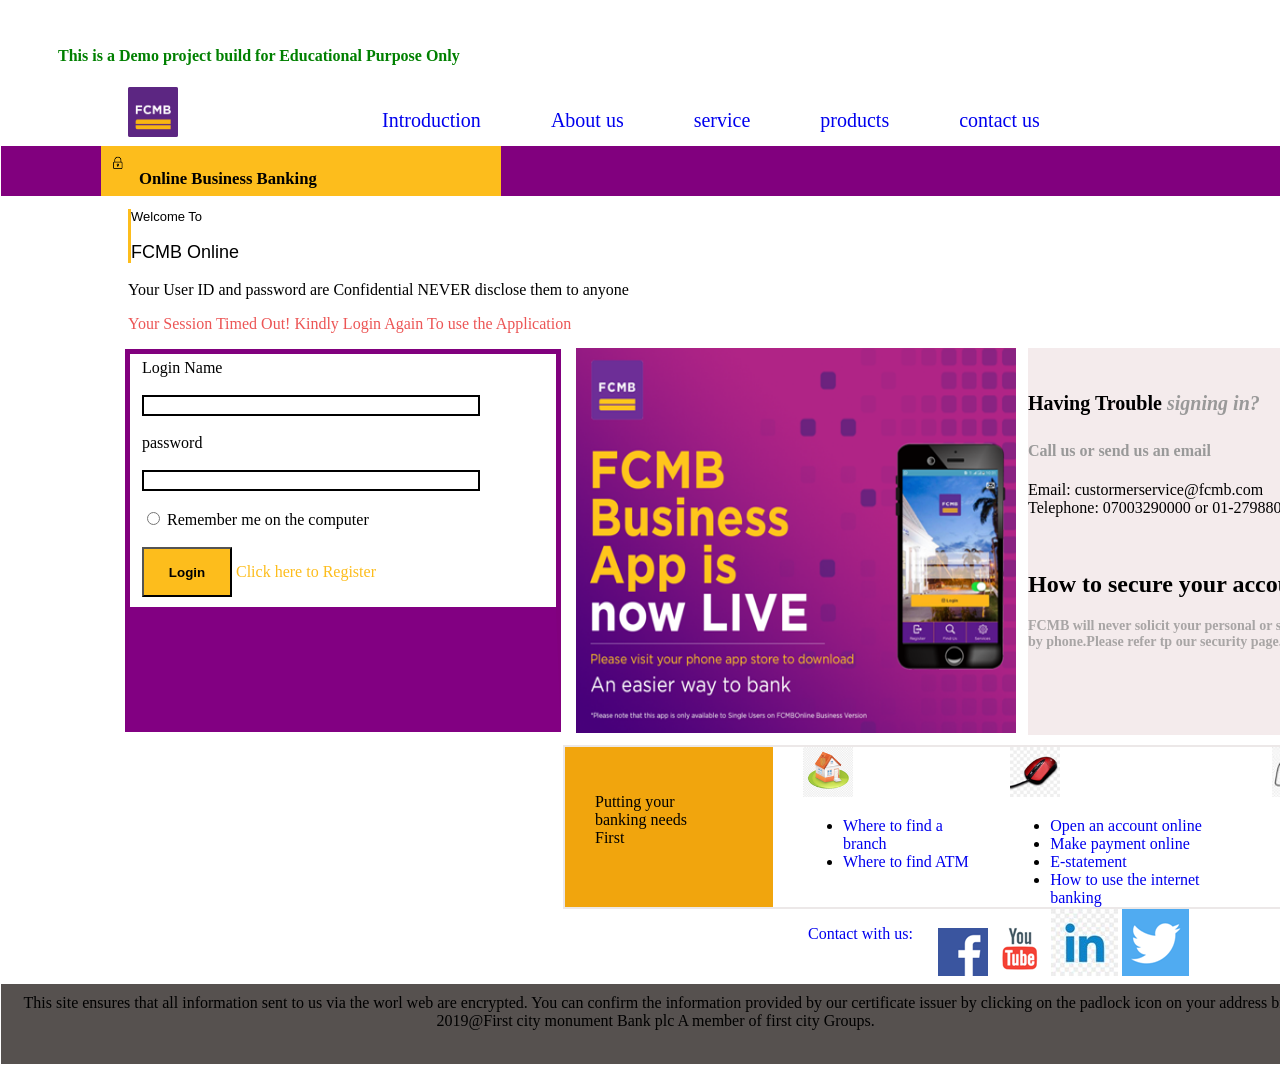
<file: index.html>
<!DOCTYPE html>
<html lang="en">

<head>
    <meta charset="UTF-8">
    <meta name="viewport" content="width=device-width, initial-scale=1.0">
    <link rel="icon" type="image/jpg" sizes="32x32" href="ll.jpg">
    <title>HTML PRATICE</title>
    <link rel="stylesheet" type="text/css" href="mystyle.css">
    <style>
        /* body{
    background-color: blue; */


        /*
    p {
    /* background-color: rgb(26, 23, 216);
    ; */

        @media(max-width:600px) {
            body {
                display: none;

            }


        }

        .seun {
            background-color: rgb(129, 0, 126);
            margin-left: -7px;

            width: 103%;
            height: 50px;
            margin-top: -45px;
        }

        h3 {
            background-color: rgb(253, 189, 28);
            margin-left: 100px;
            height: 100%;
            width: 400px;
            font-size: 20px;
        }

        .apo {
            border-left: 3px solid rgb(253, 189, 28);
            font-size: 18px;
            font-weight: 30px;
            font-family: Arial, Helvetica, sans-serif;
            margin-left: 120px;
        }

        fieldset {
            border: 5px solid rgb(129, 0, 126);
            border-bottom: 125px solid rgb(130, 0, 130);
        }

        .ope {
            background-color: rgb(244, 235, 236);
            width: 440px;
            height: 387px;
            margin-left: 1020px;
            margin-top: -405px;
        }

        .tayo {
            display: flex;
            justify-content: flex-end;

            margin-left: 10px;
            border: 2px solid rgb(236, 232, 232);
            gap: 30px;
            width: 900px;
            margin-right: 50px;
            height: 160px;
            margin-top: 10px;
        }

        .tayo {
            text-decoration: none;
            margin-left: 100px;

            width: 900px;

        }

        #seu {
            width: 300px;
            height: 00px;
            padding-bottom: 50px;
        }

        #id {
            height: 10px;


        }


        .social {
            margin-left: 800px;
            margin-bottom: 10px;

            display: inline-block;
            justify-content: flex-end;
            align-items: flex-end;
            display: inline-block;

        }




        .foot {
            background-color: rgb(86, 81, 79);
            text-align: center;
            width: 102%;
            margin-top: -6px;
            height: 60px;
            padding: 10px;
            margin-left: -7px;
        }

        .ay {
            margin-left: 130px;
            margin-top: -50px;
        }

        .sas {
            margin-left: 120px;
        }

        /* sub {
            padding: -3px;
        } */
    </style>
</head>

<body><br>
    <h4 style="color:green;margin-left: 50px;"> This is a Demo project build for Educational Purpose Only</h4>
    <img src="jjjjjjjj.png" width="50px" height="50px" style="margin-left: 120px;">

    <div class="dayo">
        <ul>
            <div class="mmm">
                <li>
                    <a href="index.html">Introduction</a></h4>
                <li>
                    <a href="ass page 2.html"> About us</a></h4>
                </li>
                <li>
                    <a href="ass page 3.html">service</a></h4>
                </li>
                <li>
                    <a href="ass page 4.html"> products </a></h4>
                </li>
                <li>
                    <a href="ass page 5.html">contact us</a></h4>
                </li>
            </div>
        </ul>
    </div>

    <div class="seun">
        <h3> <img style="padding:10px; margin-bottom: 1" src="rr.png">
            <sub>Online Business Banking</sub>
        </h3>
        <!-- <sub>Online Business Banking</sub> -->
    </div>
    <div class="dsd">
        <div class="apo">
            <p style="font-size: small;"> Welcome To</p>
            <p> FCMB Online</p>
        </div>



        <div class="sas">
            <p> Your User ID and password are Confidential NEVER disclose them to anyone</p>
            <p style="color: rgb(236, 85, 85);">Your Session Timed Out! Kindly Login Again To use the Application</p>
        </div>
        <!-- <div style="display: flex; gap: 30px; justify-content: space-between; padding: 28px 60px;"> -->


        <form style="width:440px; height: 300px; margin-top:-1; margin-left: 115px;">
            <fieldset>
                <label>
                    Login Name
                </label><br><br>
                <input type="text" name="text" style="width:330px ; border: 2px solid black;"required><br><br>
                <label> password</label><br><br>
                <input type="text" name="text"style="width:330px ; border:2px solid black;" required><br><br>
                <input type="radio"> <label>Remember me on the computer
                </label><br><br>
                <button type="submit"
                    style=" background-color: rgb(253, 189, 28); height: 50px; width: 90px;"><strong>Login</strong></button>
                <label style="color: rgb(253, 189, 28)"> Click here to Register </label>

            </fieldset>

        </form><br><br><br>

        <p><img src="NOW_LIVE_Business-App_1600x1220_Updt_4.png" style="width:440px; height:385px;;margin-left:568px;
             margin-top:-380px;"></p>

        <div class="ope"><br>
            <h4 style="font-size: 20px;"> Having Trouble <i style="color:rgb(153, 153, 153) ; font-size:20px;">signing
                    in?</i></h2>
                <h4 style="color:rgb(153, 153, 153) ;"> Call us or send us an email</h4>
                <p> Email: custormerservice@fcmb.com<br>
                    Telephone: 07003290000 or 01-2798800</p> <br>

                <h2>How to secure your account</h2>
                <!-- <img src="fff.png" style="width:40px ; margin-left:380px ;"> -->

                <h4 style="font-size: 14px; color:rgb(168, 165, 165)">FCMB will never solicit your personal or security
                    informtion by
                    email or by phone.Please refer tp our security page.</h4><br><br>
                <button type="submit"
                    style="background-color:rgb(253, 189, 28);margin-left:300px ; width: 70pxpx; height:20px; ">FIND
                    OUT MORE</button>

        </div>
        <div class="tayo" style="margin-left:555px;">
            <div id="seu" style="background-color: rgb(241, 165, 13);width:220px;height:110px ;">
                <p style="padding: 30px;">Putting your <br>banking needs <br>First</p>
            </div>
            <div id="id">
                <img src="dddd.png" alt="" style="width: 50px;">

                <ul>
                    <li> <a href="#">Where to find a branch</a></li>
                    <li> <a href="#">Where to find ATM</a></li>
                </ul>
            </div>
            <div id="sho">
                <img src="kkkk.png" alt="" style="height: 50px;">
                <ul>
                    <li><a href="#">Open an account online</a></li>
                    <li><a href="#">Make payment online</a></li>
                    <li><a href="#">E-statement</a></li>
                    <li><a href="#">How to use the internet banking</a></li>
            </div>
            </ul>
            <div id="ttt">
                <img src="mm.jpg" alt="" style="height:50px ;">
                <ul>
                    <li><a href="#">Telegram Banking</a></li>
                    <li><a href="#">Send us feedback by mail</a></li>
                </ul>
            </div>
        </div>

        <div class="social">
            <p><a href="#"> Contact with us:</a></p>
            <div class="ay">
                <img src="download.png">
                <img src="images (1).png">
                <img src="sm_5b321c9756fc6.jpg">
                <img src="images.png">
            </div>
        </div>

    </div>
    <p class="foot">
        This site ensures that all information sent to us via the worl web
        are encrypted. You can confirm the information provided by our certificate
        issuer by clicking on the padlock icon on your address br.<br>2019@First city monument Bank plc A member of
        first city Groups.

    </p>

</body>
</file>
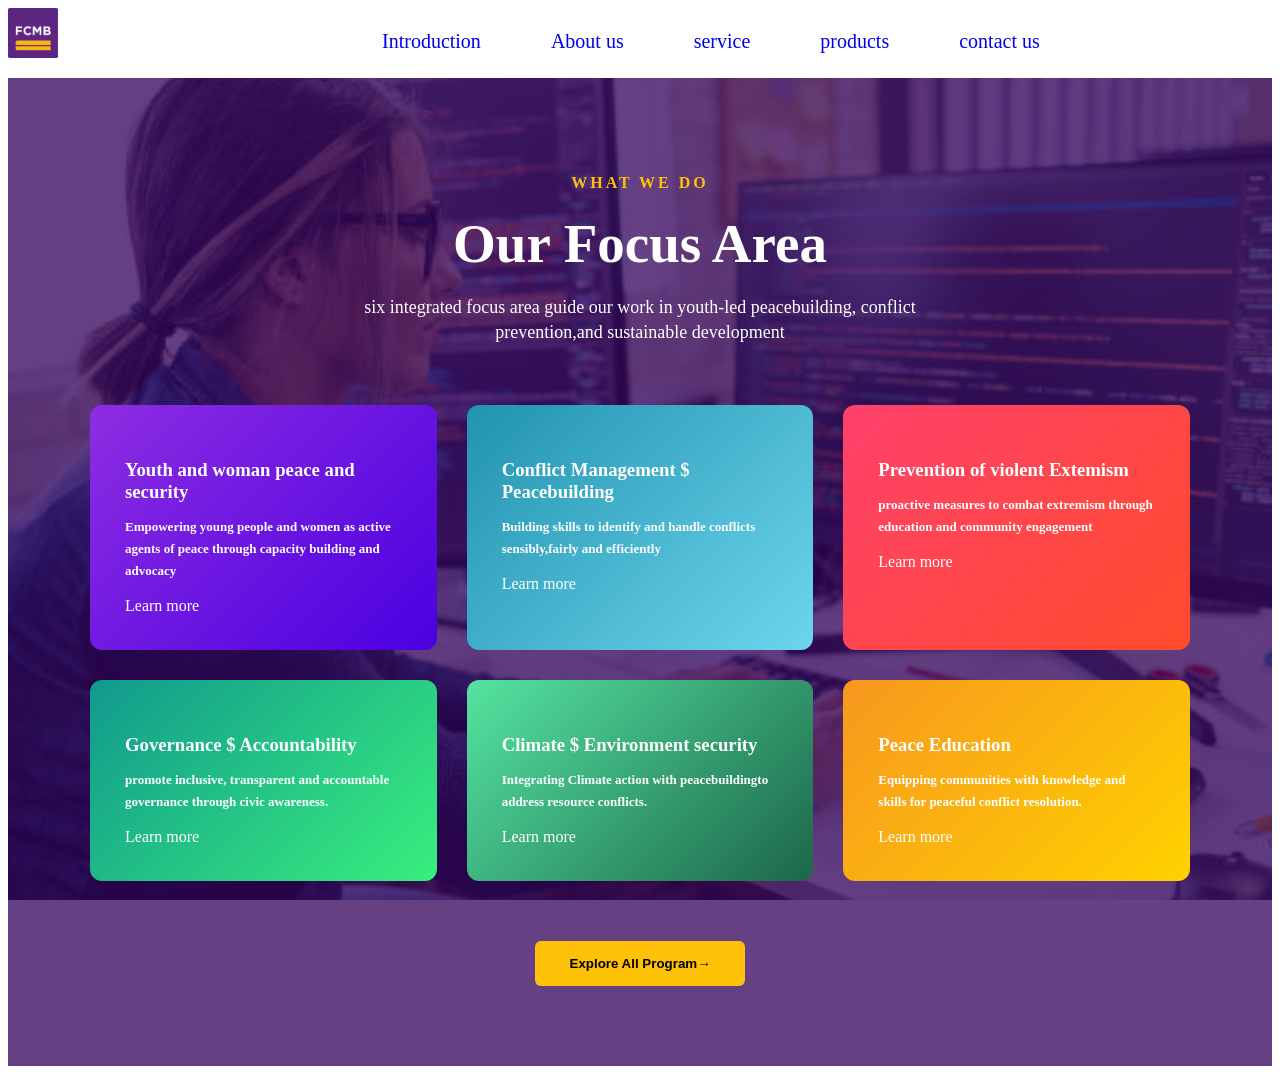
<file: ass page 2.html>
<!DOCTYPE html>
<html lang="en">

<head>
    <meta charset="UTF-8">
    <meta name="viewport" content="width=<h>, initial-scale=1.0">
    <link rel="icon" type="image/jpg" sizes="32x32" href="ll.jpg">
    <title>HTML PRATICE</title>
    <link rel="stylesheet" type="text/css" href="mystyle.css">
    <style>
    
        .what {
            color: #ffc107;
            font-weight: bold;
            letter-spacing: 3px;
            margin-bottom: 20px;
        }

        
        .sola {
            background: url(bg.jpg);
            background-size:cover ;
            background-position: center;
            background-attachment: fixed;
            margin-top: -30px;



        }
        .overlay{
            background: rgba(50, 0, 90, 0.75);
            padding: 80px;
            text-align: center;
            color: white;

        }

        .focus {
            font-size: 55px;
            font-weight: bolder;
            margin: 10px 0;
            margin-bottom: 20px;

        }

        .focus-text {
            max-width: 650px;
            margin: auto;
            margin-top: 10px;
            line-height: 1.4;
            font-size: 18px;
            margin-bottom: 20px;
        }

        .cards {
            display: grid;
            grid-template-columns: repeat(3, 1fr);
            gap: 30px;
            max-width: 1100px;
            margin: auto;
            margin-top: 60px;

        }

        .card-pup {
            padding: 35px;
            border-radius: 12px;
            text-align: left;
            color: white;
            background: linear-gradient(135deg, #8e2de2, #4a00e0);


        }

        .card-pup p {
            font-size: 13px;
            font-weight: bold;
            line-height: 1.7;
            margin-bottom: 15px;
        }

        .card-pup:hover {
            transform: scale(1.07);
        }

        .card-pup i {
            font-size: 28px;
            margin-bottom: 15px;
        }

        .card-pup h3 {
            margin-bottom: 10px;

        }

        .card-pup a {
            color: white;
            text-decoration: none;
        }

        .card-blue {
            padding: 35px;
            border-radius: 12px;
            text-align: left;
            color: white;
            background: linear-gradient(135deg, #2193b0, #6dd5ed);


        }

        .card-blue p {
            font-size: 13px;
            font-weight: bold;
            line-height: 1.7;
            margin-bottom: 15px;
            color: white;

        }

        .card-blue:hover {
            transform: scale(1.07);
        }

        .card-blue i {
            font-size: 28px;
            margin-bottom: 15px;
        }

        .card-blue h3 {
            margin-bottom: 10px;

        }

        .card-blue a {
            color: white;
            text-decoration: none;
        }

        .card-red {
            padding: 35px;
            border-radius: 12px;
            text-align: left;
            color: white;
            background: linear-gradient(135deg, #ff416c, #ff4b2b);


        }

        .card-red p {
            font-size: 13px;
            font-weight: bold;
            line-height: 1.7;
            margin-bottom: 15px;
            color: white;

        }

        .card-red:hover {
            transform: scale(1.07);
        }

        .card-red i {
            font-size: 28px;
            margin-bottom: 15px;
        }

        .card-red h3 {
            margin-bottom: 10px;

        }

        .card-red a {
            color: white;
            text-decoration: none;
        }

        .card-green {
            padding: 35px;
            border-radius: 12px;
            text-align: left;
            color: white;
            background: linear-gradient(135deg, #11998e, #38ef7d);


        }

        .card-green p {
            font-size: 13px;
            font-weight: bold;
            line-height: 1.7;
            margin-bottom: 15px;
            color: white;

        }

        .card-green:hover {
            transform: scale(1.07);
        }

        .card-green i {
            font-size: 28px;
            margin-bottom: 15px;
        }

        .card-green h3 {
            margin-bottom: 10px;

        }

        .card-green a {
            color: white;
            text-decoration: none;
        }

        .card-teal {
            padding: 35px;
            border-radius: 12px;
            text-align: left;
            color: white;
            background: linear-gradient(135deg, #55e4a1, #1c664a);


        }

        .card-teal p {
            font-size: 13px;
            font-weight: bold;
            line-height: 1.7;
            margin-bottom: 15px;
            color: white;

        }

        .card-teal:hover {
            transform: scale(1.07);
        }

        .card-teal i {
            font-size: 28px;
            margin-bottom: 15px;
        }

        .card-teal h3 {
            margin-bottom: 10px;

        }

        .card-teal a {
            color: white;
            text-decoration: none;
        }

        .card-orange {
            padding: 35px;
            border-radius: 12px;
            text-align: left;
            color: white;
            background: linear-gradient(135deg, #f7971e, #ffd200);


        }

        .card-orange p {
            font-size: 13px;
            font-weight: bold;
            line-height: 1.7;
            margin-bottom: 15px;
            color: white;

        }

        .card-orange:hover {
            transform: scale(1.07);
        }

        .card-orange i {
            font-size: 28px;
            margin-bottom: 15px;
        }

        .card-orange h3 {
            margin-bottom: 10px;

        }

        .card-orange a {
            color: white;
            text-decoration: none;
        }

        .explore {
            margin-top: 60px;
            padding: 15px 35px;
            background: #ffc107;
            border: none;
            border-radius: 6px;
            font-weight: bold;
            cursor: pointer;

        }

        .explore:hover .arrow {
            transform: translateX(10px);
        }

        .arrow {
            display: inline-block;
            transition: 0.35;
        }
    </style>
</head>

<body>
    <img src="jjjjjjjj.png" width="50px" height="50px">

    <div class="dayo">
        <ul>
            <div class="mmm">
                <a href="index.html">Introduction</a></h4>
                <li>
                    <a href="ass page 2.html"> About us</a></h4>
                </li>
                <li>
                    <a href="ass page 3.html">service</a></h4>
                </li>
                <li>
                    <a href="ass page 4.html"> products </a></h4>
                </li>
                <li>
                    <a href="ass page 5.html">contact us</a></h4> 
                </li>

            </div>
        </ul>
    </div>

    <section class="sola">
        <div class="overlay">

            <p class="what"> WHAT WE DO</p>

            <h1 class="focus">Our Focus Area</h1>

            <p class="focus-text">six integrated focus area guide our work in youth-led peacebuilding, conflict<br>
                prevention,and sustainable development

            </p>

            <div class="cards">
                <div class="card-pup">
                    <i class="fa-solid fa-user"></i>
                    <h3>Youth and woman peace and security</h3>
                    <p>Empowering young people and women as active agents of peace through capacity building and
                        advocacy</p>
                    <a href="#">Learn more </a>
                </div>

                <div class="card-blue">
                    <i class="fa-solid fa-shield-halved"></i>
                    <h3>Conflict Management $ Peacebuilding</h3>
                    <p>Building skills to identify and handle conflicts sensibly,fairly and efficiently</p>
                    <a href="#">Learn more</a>
                </div>

                <div class="card-red">
                    <i class="fa-solid fa-traingle-exclamation"></i>
                    <h3>Prevention of violent Extemism</h3>
                    <p> proactive measures to combat extremism through education and community engagement</p>
                    <a href="#">Learn more</a>

                </div>
                <div class="card-green">
                    <i class="fa-solid fa-scale-balanced"></i>
                    <h3>Governance $ Accountability</h3>
                    <p>promote inclusive, transparent and accountable governance through civic awareness.</p>
                    <a href="#">Learn more</a>



                </div>
                <div class="card-teal">
                    <i class="fa-solid fa-leaf"></i>
                    <h3>Climate $ Environment security</h3>
                    <p>Integrating Climate action with peacebuildingto address resource conflicts.</p>
                    <a href="#">Learn more</a>

                </div>
                <div class="card-orange">
                    <i class="fa-solid fa-book"></i>
                    <h3>Peace Education </h3>
                    <p>Equipping communities with knowledge and skills for peaceful conflict resolution.</p>
                    <a href="#">Learn more</a>

                </div>

            </div>
            <button class="explore"> Explore All Program<span class="arrow"></span>&rarr;</span></button>

        </div>
        </div>
</body>

</html>
</file>
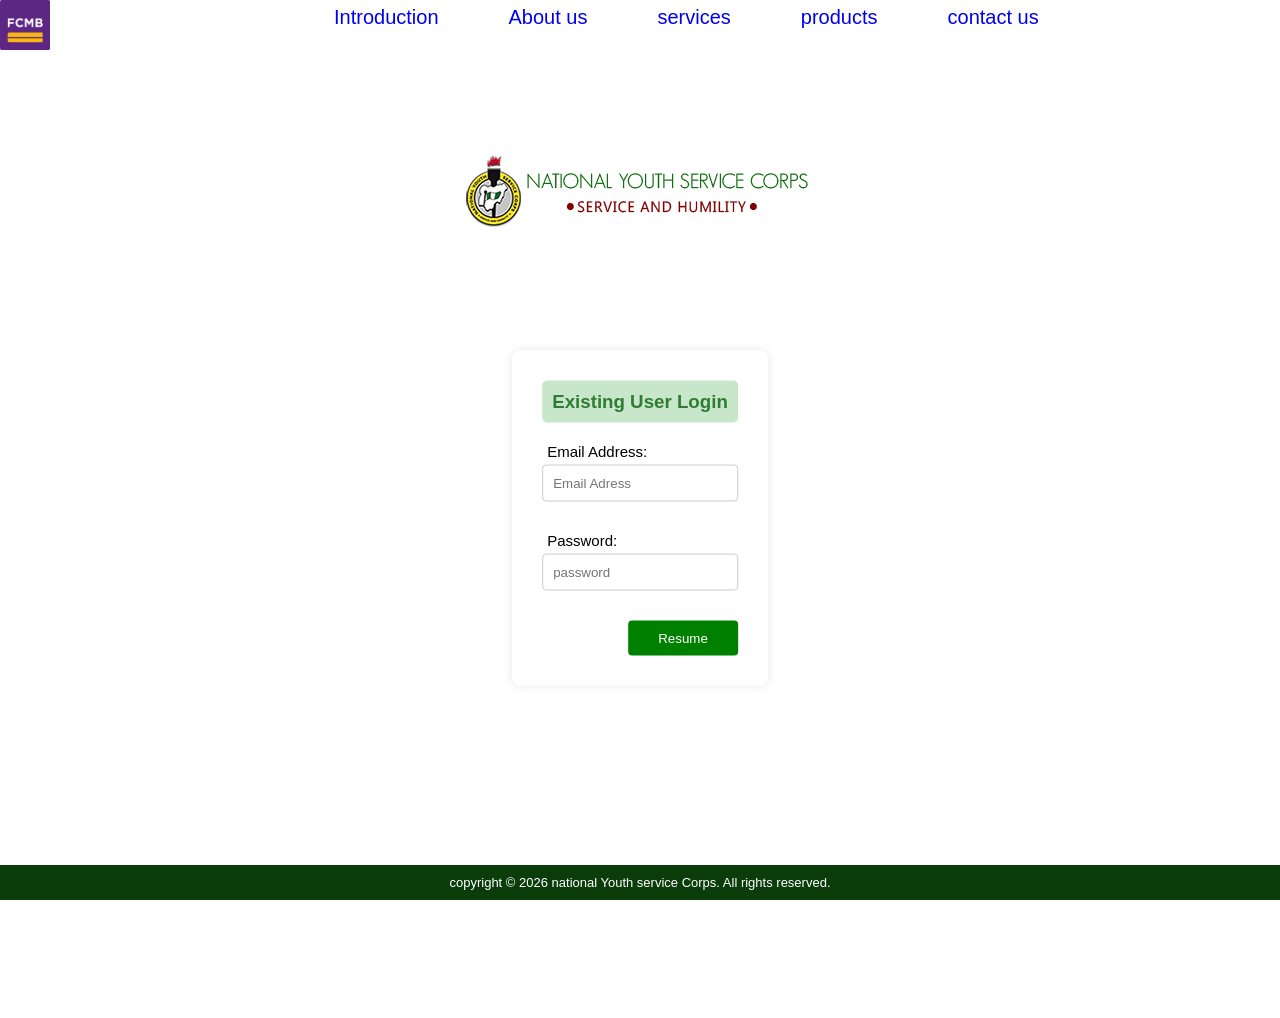
<file: ass page 3.html>
<!DOCTYPE html>
<html lang="en">
<html>

<head>
    <meta charset="UTF-8">
    <meta name="viewport" content="width=device-width, initial-scale=1.0">
    <link rel="icon" type="image/jpg" sizes="32x32" href="ll.jpg">
    <title>Page 3</title>
    <link rel="stylesheet" type="text/css" href="mystyle.css">

    <style>
        * {
            margin: 0px;
            padding: 0px;
            box-sizing: border-box;
            font-family: Arial, Helvetica, sans-serif;
        }

        body {
            padding-bottom: 50PX;
            height: 1OOpx;
        }

        .slider {
            position: relative;
            width: 100%;
            height: 100vh;
            top: 10;
            left: 0;
            overflow: hidden;
        }

        .slide {
            position: absolute;
            width: 100%;
            height: 100%;
            background-size: cover;
            background-position: center;
            background-attachment: fixed;
            opacity: 0;
            animation: fade 10s infinite;
            z-index: 0;

        }

        .slide1 {
            background: url(ggg.jpg);
            animation-delay: 0s;
        }

        .slide2 {
            background-image: url(nysc.jpg);
            animation-delay: 5s;
        }

        .overlay {
            position: absolute;
            top: 0;
            left: 0;
            width: 100%;
            height: 100%;
            background: rgb(255, 255, 255, 0.459);
            z-index: 1;
        }

        .slide .image-text {
            position: absolute;
            bottom: 60px;
            left: 60px;
            color: #c5a46d;
            z-index: 10;
        }

        .slide .image-text h1 {
            font-size: 60px;
            font-weight: 300;
        }

        .go1 {
            font-size: bolder;
            color: #e4ae19;
            font-weight: bolder;
            font-style: normal;
        }

        .go2 {
            font-weight: bolder;
            color: #b71c1c;
            margin-top: -250px;
            gap: 5px;
        }

        @keyframes fade {
            0% {
                opacity: 0;
            }

            10% {
                opacity: 1;
            }

            45% {
                opacity: 1;
            }

            55% {
                opacity: 0;
            }

            100% {
                opacity: 0;
            }
        }

        .header1 {
            display: flex;
            top: 70px;
            justify-content: center;
            gap: 10px;
            width: 100%;
            text-align: center;
            position: absolute;
            background: transparent;
            padding: 15px 0;
            z-index: 5;

        }



        .login-box,
        .fotter,
        .header {
            position: relative;
            z-index: 2;
        }

        .title h1 {
            font-size: 14px;
            color: green;
        }

        .login-box {
            max-width: 450px;
            position: absolute;
            top: 50%;
            left: 50%;
            transform: translate(-50%, -50%);
            margin-left: 60px auto;
            z-index: 6;
            background: rgba(255, 255, 255, 0.95);
            padding: 30px;
            border-radius: 8px;
            box-shadow: 0 0 10px rgb(0, 0, 0, 0.1);


        }

        .login-box h3 {
            background: #c8e6c9;
            padding: 10px;
            border-radius: 5px;
            margin-bottom: 20px;
            color: #2e7d32;
            font-weight: bold;
        }

        .login-box label {
            display: block;
            margin-bottom: 5px;
            font-size: 15px;
        }

        .login-box input {
            width: 100%;
            padding: 10px;
            margin-bottom: 15px;
            border: 1px solid #ccc;
            border-radius: 4px;
        }

        .login-box label i {
            margin-right: 5px;
            color: rgba(32, 31, 31, 0.465);

        }

        .input-group {
            position: relative;
            margin-bottom: 15px;

        }

        .input-group i {
            position: absolute;
            top: 50%;
            left: 10px;
            transform: translateY(-50%);
            color: gray;
            font-size: 13px;
        }

        .input-group input {
            width: 100%;
            padding: 10px;
            border: 1px solid #ccc;
            border-radius: 4px;
        }

        .login-box button {
            padding: 10px 30px;
            display: block;
            background: green;
            color: white;
            border: none;
            border-radius: 4px;
            cursor: pointer;
            margin-left: auto;

            &:hover {

                background-color: #e4ae19;
            }
        }

        .footer {
            position: fixed;
            bottom: 0;
            width: 100%;
            background: #0b3d0b;
            color: white;
            text-align: center;
            padding: 10px 0;
            font-size: 13px;
        }
    </style>


</head>

<body>
    <a href="index.html">
        <img src="jjjjjjjj.png" width="50px" height="50px">

    </a>
    <div class="dayo">
        <ul>
            <div class="mmm">
                <li>
                    <a href="index.html">Introduction</a>
                <li>
                    <a href="ass page 2.html">About us </a>
                </li>
                <li>
                    <a href="ass page 3.html">services</a>
                </li>
                <li>
                    <a href="ass page 4.html"> products </a>
                </li>
                <li>
                    <a href="ass page 5.html">contact us</a>
                </li>
            </div>
        </ul>
    </div>
    <div class="slider">
        <div class="slide slide1">


            <div class="image-text">
                <div class="go1">
                    <h1>SERVICE</h1>
                    <h2>AND HUMILITY</h2>

                </div>

            </div>

        </div>

        <div class="slide slide2">

            <div class="image-text">
                <div class="go2">
                    <h1>
                        NYSC
                    </h1>
                    <h2>INTEGRATION</h2>
                    <h2>SYSTEM</h2>
                </div>
            </div>

            <div class="overlay"></div>
        </div>

        <div class="header1">
            <img src="banner1 (1).png" alt="NYSC logo">


        </div>
        <div class="login-box">
            <h3>Existing User Login</h3>
            <label>
                <i class="fa fa-envelope"></i>Email Address:
            </label>
            <div class="input-group">
                <input type="email" placeholder="Email Adress" required>

            </div>
            <label>
                <i class="fa fa-lock"></i>Password:
            </label>

            <div class="input-group">
                <input type="password" placeholder="password" required>
            </div>

            <button>Resume</button>

        </div>
        <div class="footer">
            <p> copyright &copy; 2026 national Youth service Corps. All rights reserved.</p>
        </div>



</body>

</html>
</file>
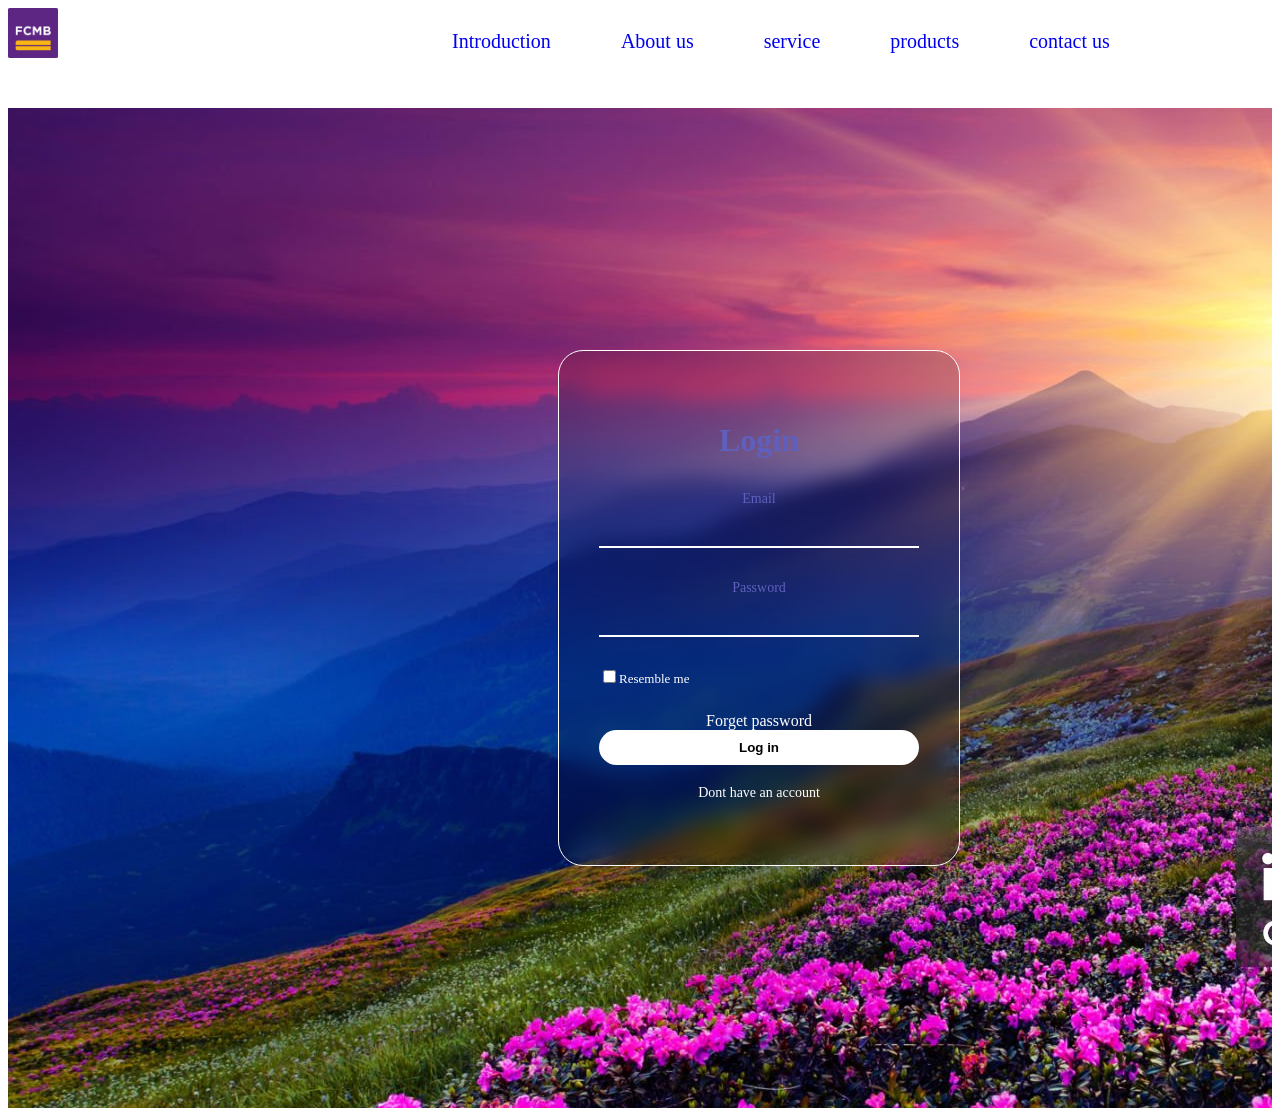
<file: ass page 4.html>
<!DOCTYPE html>
<html lang="en">

<head>
    <meta charset="UTF-8">
    <meta name="viewport" content="width=device-width, initial-scale=1.0">
    <link rel="icon" type="image/jpg" sizes="32x32" href="ll.jpg">
    <title>Document</title>
    <link rel="stylesheet" type="text/css" href="mystyle.css">

    <style>
        .container {
            background-image: url(ttt.jpg);
            width: 100%;
            height: 1000px;
            display: flex;
            align-items: center;
            margin-top: -40 g
            px;


        }


        .dy {

            width: 320px;
            padding: 50px 40px;
            background: rgba(15, 8, 8, 0.15);
            border: 1px solid white;
            color: white;
            backdrop-filter: blur(10px);
            border-radius: 25px;
            text-align: center;
            margin-left: 550px;
        }

        .input {
            text-align: center;
            color: rgb(95, 95, 189);
            margin-bottom: 30px;
        }

        .container h1 {

            text-align: center;
            color: rgb(95, 95, 189);
            margin-bottom: 30px;
        }

        .input label {
            font-size: 14px;
        }

        .input input {
            width: 100%;
            border: none;
            border-bottom: 2px solid white;
            background: transparent;
            margin-top: 8px;
            padding: 8px 0;
            color: white;
            outline: none;
        }

        .output {
            display: flex;
            justify-content: space-between;
            font-size: 13px;
            margin-top: 15px;
            margin-bottom: 25px;

        }

        .sha {
            color: white;
            text-decoration: none;
        }

        .sha {
            text-decoration: none;
        }

        .sha a {
            display: flex;
            align-items: center;
            gap: 5px;

        }

        button {
            width: 100%;
            padding: 10px;
            border: none;
            border-radius: 20px;
            background: white;
            color: black;
            font-weight: bold;
            cursor: pointer;
        }

        button:hover {
            text-decoration: underline;
        }

        .reg {
            text-align: center;
            margin-top: 20px;
            font-size: 14px;
        }
    </style>
</head>

<body>

    <a href="index.html"> <img src="jjjjjjjj.png" width="50px" height="50px">

        <div class="dayo">
            <ul>
                <div class="mmm">

                    <li>
                        <a href="index.html">Introduction</a>
                    <li>
                        <a href="ass page 2.html"> About us</a>
                    </li>
                    <li>
                        <a href="ass page 3.html">service</a>
                    </li>

                    <li>
                        <a href="ass pagen4.html"> products </a>
                    </li>
                    <li>
                        <a href="ass page 5.html">contact us</a>
                    </li>
                </div>

            </ul>
        </div>
        <div class="container">
            <form class="dy">

                <h1 style=>Login</h1>
                <div class="input">
                    <label>Email</label>
                    <input type="email" name="email" required>
                </div>
                <div class="input">
                    <label for="">Password</label>
                    <input type="password" name="password" required>

                </div>
                <div class="output">
                    <label>
                        <input type="checkbox" name="resemble me ">Resemble me
                    </label>
                </div>
                <a href="#" class="sha">Forget password</a>
                <button type="submit">Log in</button><br>
                <p class="reg">
                    Dont have an account
                </p>

            </form>
        </div>
        <!-- <i class="fa fa-h <i class="material icon" title="home"> settings</i>home
       ome " title=home></i> -->
</body>

</html>
</file>
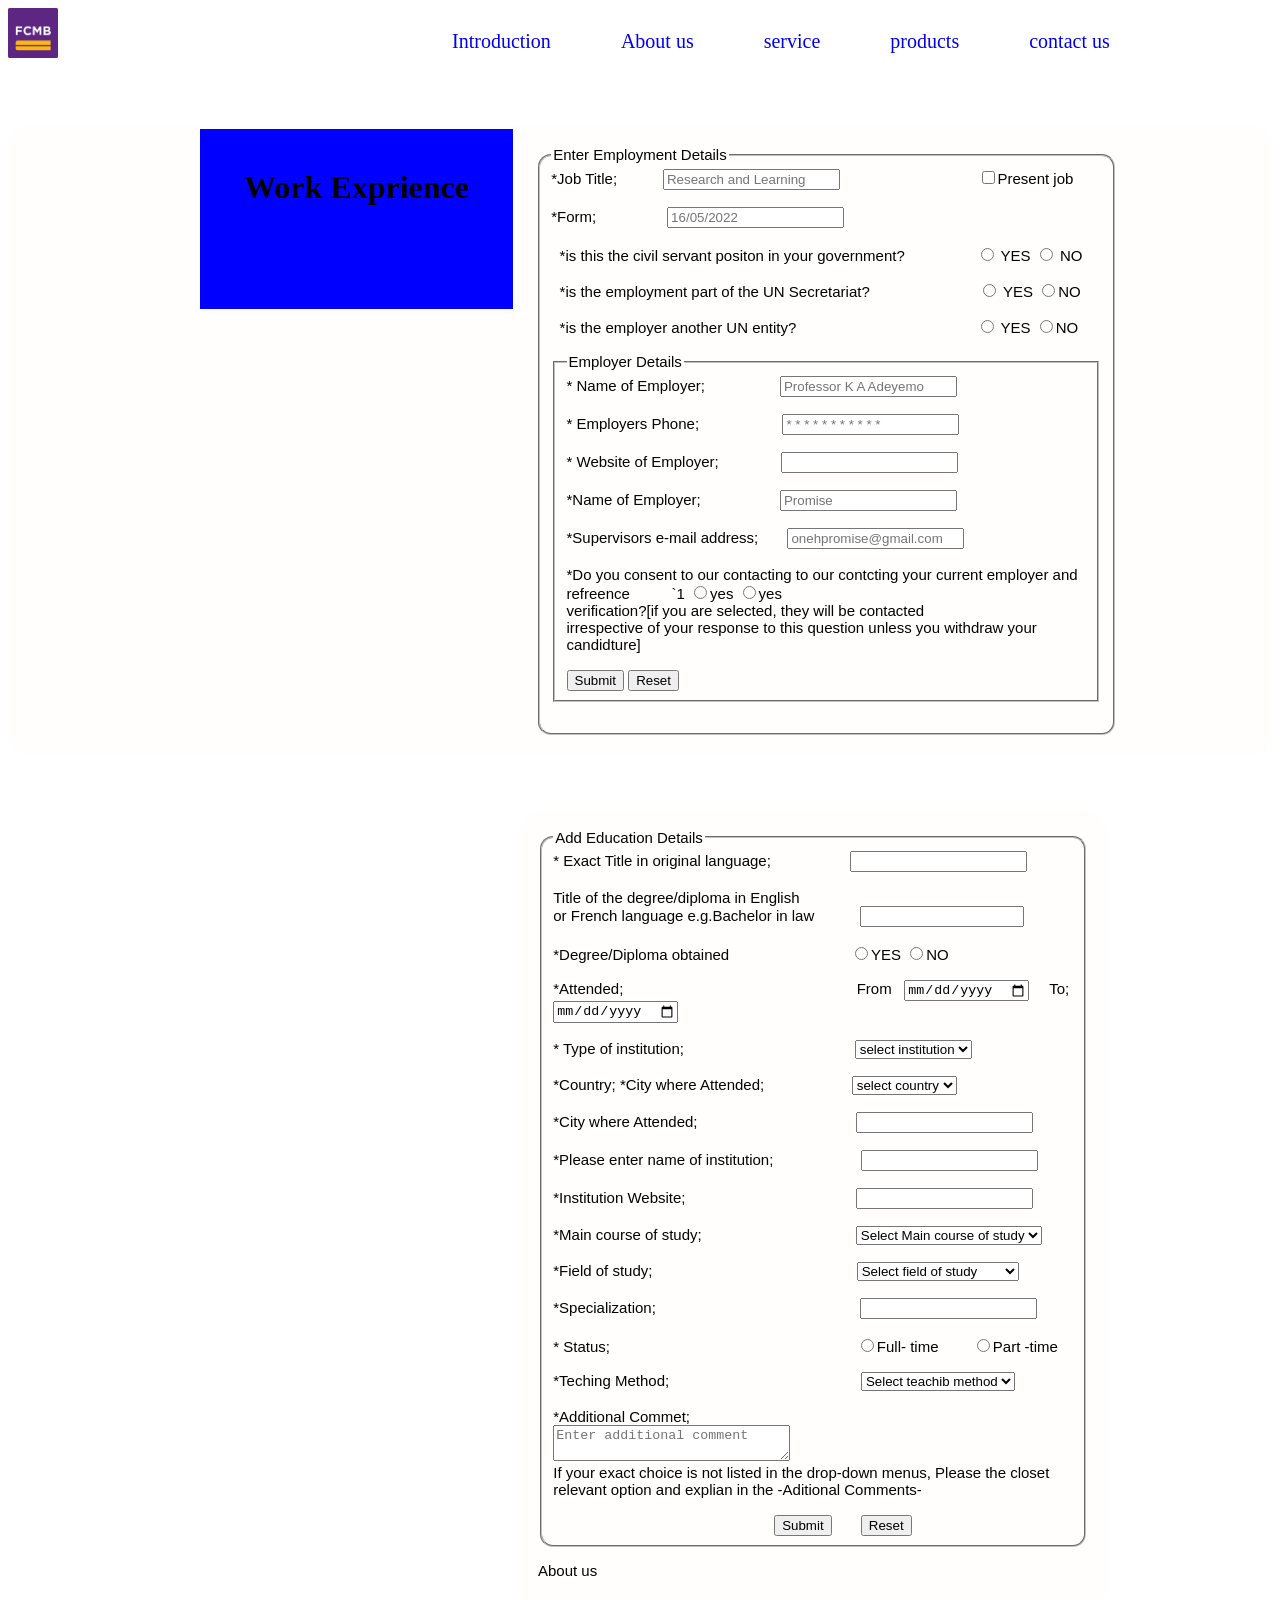
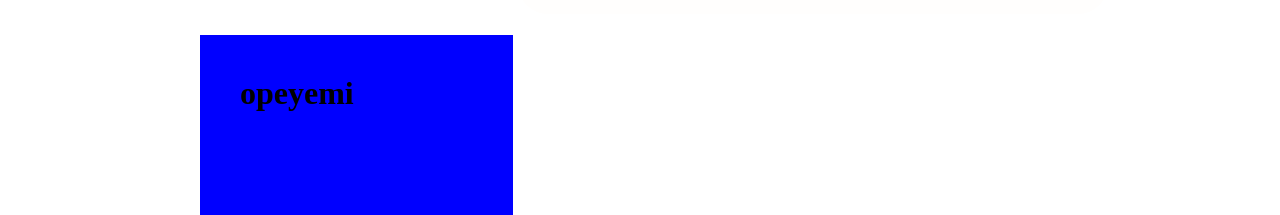
<file: ass page 5.html>
<!DOCTYPE html>
<html lang="en">

<head>
    <meta charset="UTF-8">
    <meta name="viewport" content="width=\, initial-scale=1.0">
    <meta name="description" content="Opeyemi HTML pratice">

    <meta name="keywords" content="Opeyemi HTML pratice">
    <meta name="author" content="Opeyemi HTML pratice ">
    <meta name="robots" content="index , follow">

    <meta property="og;title" content="Opeyemi HTML pratice">
    <meta name="og:description" content="Opeyemi HTML pratice">

    <meta properties="og:image" content="Opeyemi HTML pratice">
    <meta properties="og:type" content="website">
    <meta properties="og:url" content="">

    <link rel="icon" type="image/jpg" sizes="32x32" href="ll.jpg">

    <title>Document</title>
    <link rel="stylesheet" type="text/css" href="mystyle.css">

<body>
    <style>
        /* a{
        text-decoration:none;
        text-shadow: -5px -2px 2px rgba(10, 83, 228, 0.482);
        }
        
        h1{
            color: rgb(111, 6, 197);
        }
        a:hover {
            color: rgb(14, 180, 70);
        }

        ul {
            list-style-type: none;
            text-decoration: none;
            padding-right: 3Opx 50px ;
        } */

        form {
            background-color: rgb(255, 254, 253);
            border-radius: 20px;
            border-style: doted;
            border-color: rgb(55, 8, 157);
            border-width: 20px;
            padding: 20px;
            font-size: 15px;
            font-family: sans-serif;
            color: rgb(2, 4, 0);

        }

        .ttt legend label input button {
            align-items: center;

        }

        .drop {
            position: relative;
            display: inline-block;
        }

        .dropdown-con {
            position: absolute;
            display: none;
        }

        .dropdown-con:hover {
            display: none;

        }

        .drop:hover .dropdown-con {
            display: block;
        }

        h1 {
            background-color: blue !important;
            width: 233px;
            height: 100px;
            position: absolute;
            left: 200px;
            padding: 40px;
            transition: 1.9s;
        }

        .ope {
            background-color: brown;
        }

        #seu {
            background-color: black;
        }


        h1:hover {
            transform: scale(1.9);
            transform: rotate(30deg);


            background: linear-gradient(red, blue transperence);
        }

        /* body{{}
            background-color: rgb(5, 0, 13); */
    </style>
    <a href="index.html"> <img src="jjjjjjjj.png" width="50px" height="50px">

        <div class="dayo">

            <ul>
                <div class="mmm">
                    <li>
                        <a href="index.html">Introduction</a>
                    <li>
                        <a href="ass page 2.html"> About us</a>
                    </li>
                    <li>
                        <a href="ass page 3.html">service</a>
                    </li>

                    <li>
                        <a href="ass page 4.html"> products </a>
                    </li>
                    <li>
                        <a href="ass page 5.html">contact us</a>
                    </li>
                </div>
            </ul>
        </div>
        <h1 style="text-align: center;">Work Exprience</h1><br>
        <form style="align-items: center;">
            <fieldset style="align-items: center;width: 550px; height: 570px; border-radius: 13px; margin-left: 510px;">
                <legend class="">Enter Employment Details</legend>
                <lebel>*Job Title; &nbsp; &nbsp; &nbsp; &nbsp; &nbsp; </lebel>
                <input type="text" placeholder="Research and Learning ">
                &nbsp; &nbsp; &nbsp; &nbsp; &nbsp; &nbsp; &nbsp; &nbsp; &nbsp; &nbsp; &nbsp; &nbsp; &nbsp; &nbsp; &nbsp;
                &nbsp;&nbsp;<input type="checkbox" name="Present job" value="Present job">Present job <br><br>
                <label>*Form; &nbsp; &nbsp; &nbsp; &nbsp; &nbsp; &nbsp; &nbsp; &nbsp;</label>
                <input type="number" placeholder="16/05/2022"><br><br>
                &nbsp; <label> *is this the civil servant positon in your government? </label>
                &nbsp; &nbsp; &nbsp; &nbsp; &nbsp; &nbsp; &nbsp; &nbsp; <input type="radio" name="yes" value="yes"> YES
                <input type="radio" name="no" value="no"> NO<br><br>
                &nbsp; <label> *is the employment part of the UN Secretariat? </label>
                &nbsp; &nbsp; &nbsp; &nbsp; &nbsp; &nbsp; &nbsp; &nbsp; &nbsp; &nbsp; &nbsp; &nbsp; &nbsp;<input
                    type="radio" name="yes" value="yes"> YES <input type="radio" name="no" value="no">NO<br><br>
                &nbsp;<label> *is the employer another UN entity? </label>
                &nbsp; &nbsp; &nbsp; &nbsp; &nbsp; &nbsp; &nbsp;&nbsp; &nbsp; &nbsp; &nbsp; &nbsp; &nbsp; &nbsp; &nbsp;
                &nbsp; &nbsp; &nbsp; &nbsp; &nbsp; &nbsp; &nbsp;<input type="radio" name="yes" value="yes"> YES <input
                    type="radio" name="no" value="no">NO<br><br>
                <fieldset>
                    <legend>Employer Details </legend>
                    <label> * Name of Employer;&nbsp;&nbsp;&nbsp;&nbsp;&nbsp;&nbsp;&nbsp; &nbsp; &nbsp; &nbsp; &nbsp;
                        &nbsp; </label>
                    <input type="text" placeholder="Professor K A Adeyemo"><br><br>
                    <label> * Employers Phone;&nbsp;&nbsp;&nbsp;&nbsp;&nbsp;&nbsp;&nbsp;&nbsp;&nbsp; &nbsp; &nbsp;
                        &nbsp; &nbsp; &nbsp;</label>
                    <input type="number" placeholder="* * * * * * * * * * *"><br><br>
                    <label> * Website of Employer;&nbsp;&nbsp;&nbsp; &nbsp;&nbsp;&nbsp;&nbsp; &nbsp; &nbsp; &nbsp;
                    </label>
                    <input type="text" name="website of employer"><br><br>

                    <label> *Name of Employer;&nbsp;&nbsp;&nbsp;&nbsp;&nbsp;&nbsp;&nbsp;&nbsp;&nbsp; &nbsp; &nbsp;
                        &nbsp; &nbsp;&nbsp;</label>
                    <input type="text" placeholder="Promise"><br><br>
                    <label> *Supervisors e-mail address; &nbsp;&nbsp;&nbsp;&nbsp;&nbsp;</label>
                    <input type="email" placeholder="onehpromise@gmail.com"><br><br>
                    <label> *Do you consent to our contacting to our contcting your current employer and refreence
                    </label>
                    &nbsp; &nbsp; &nbsp; &nbsp; &nbsp;`1
                    <input type="radio" name="yes" value="yes">yes <input type="radio" name="no" value="no">yes<br>
                    verification?[if you are selected, they will be contacted <br>irrespective of your response to this
                    question
                    unless you withdraw your candidture]<br><br>
                    <button type="submit" style="text-align: center;"> Submit</button>
                    <button type="submit" style="text-align: center;"> Reset</button>
                </fieldset>
            </fieldset>
        </form><br><br><br>

        <form style="align-items: center; width: 550px; border-radius: 30px;  margin-left: 510px;">
            <fieldset style="border-radius:13px ;">
                <legend> Add Education Details</legend>
                <label> * Exact Title in original language; &nbsp; &nbsp; &nbsp; &nbsp; &nbsp; &nbsp; &nbsp; &nbsp;
                    &nbsp;</label>
                <input type="text" name="title"><br><br>
                <label>Title of the degree/diploma in English<br>
                    or French language e.g.Bachelor in law &nbsp; &nbsp; &nbsp; &nbsp; &nbsp;</label>
                <input type="text" name="title" style="width: 30%;" style="height:100px;"><br><br>
                <label> *Degree/Diploma obtained </label>
                &nbsp; &nbsp; &nbsp; &nbsp; &nbsp; &nbsp; &nbsp; &nbsp; &nbsp; &nbsp; &nbsp; &nbsp; &nbsp; &nbsp; <input
                    type="radio" name="yes" value="yes">YES <input type="radio" name="no" value="no">NO <br><br>
                <label> *Attended; &nbsp;</label>
                <label> &nbsp; &nbsp; &nbsp; &nbsp; &nbsp; &nbsp; &nbsp; &nbsp; &nbsp; &nbsp; &nbsp; &nbsp; &nbsp;
                    &nbsp; &nbsp; &nbsp; &nbsp; &nbsp; &nbsp; &nbsp; &nbsp; &nbsp; &nbsp; &nbsp; &nbsp;&nbsp; &nbsp;
                    From &nbsp;</label>
                <input type="date" name="from">
                &nbsp; &nbsp; <label> To;</label>
                <input type="date" name="to"><br><br>
                <label> * Type of institution; &nbsp; &nbsp; &nbsp; &nbsp; &nbsp; &nbsp; &nbsp; &nbsp; &nbsp; &nbsp;
                    &nbsp; &nbsp; &nbsp; &nbsp; &nbsp; &nbsp; &nbsp; &nbsp; &nbsp; &nbsp; </label>
                <select name="instituition">
                    <option value="select institution">select institution</option>
                    <option value="polytechnic">Polytechnic</option>
                    <option value="college">College</option>
                    <option value="university">University</option>
                </select><br><br>

                <label> *Country; <label> *City where Attended;</label> &nbsp;&nbsp;&nbsp; &nbsp; &nbsp; &nbsp; &nbsp;
                    &nbsp; &nbsp; &nbsp; &nbsp; </label>
                <select>
                    <option value="select country">select country </option>
                    <option value="nigeria">Nigeria</option>
                    <option value="united state"> United State</option>
                    <option value="saudi"> Saudi</option>
                </select><br><br>
                <label> *City where
                    Attended;&nbsp;&nbsp;&nbsp;&nbsp;&nbsp;&nbsp;&nbsp;&nbsp;&nbsp;&nbsp;&nbsp;&nbsp;&nbsp;&nbsp;&nbsp;&nbsp;&nbsp;&nbsp;&nbsp;&nbsp;&nbsp;&nbsp;&nbsp;&nbsp;&nbsp;&nbsp;&nbsp;&nbsp;&nbsp;&nbsp;&nbsp;&nbsp;&nbsp;&nbsp;&nbsp;&nbsp;&nbsp;</label>
                <input type="text"><br><br>
                <label> *Please enter name of
                    institution;&nbsp;&nbsp;&nbsp;&nbsp;&nbsp;&nbsp;&nbsp;&nbsp;&nbsp;&nbsp;&nbsp;&nbsp;&nbsp;&nbsp;&nbsp;&nbsp;&nbsp;&nbsp;&nbsp;&nbsp;</label>
                <input type="text"><br><br>
                <label> *Institution
                    Website;&nbsp;&nbsp;&nbsp;&nbsp;&nbsp;&nbsp;&nbsp;&nbsp;&nbsp;&nbsp;&nbsp;&nbsp;&nbsp;&nbsp;&nbsp;&nbsp;&nbsp;&nbsp;&nbsp;&nbsp;&nbsp;&nbsp;&nbsp;&nbsp;&nbsp;&nbsp;&nbsp;&nbsp;&nbsp;&nbsp;&nbsp;&nbsp;&nbsp;&nbsp;&nbsp;&nbsp;&nbsp;&nbsp;&nbsp;&nbsp;
                </label>
                <input type="text"><br><br>
                <label> *Main course of
                    study;&nbsp;&nbsp;&nbsp;&nbsp;&nbsp;&nbsp;&nbsp;&nbsp;&nbsp;&nbsp;&nbsp;&nbsp;&nbsp;&nbsp;&nbsp;&nbsp;&nbsp;&nbsp;&nbsp;&nbsp;&nbsp;&nbsp;&nbsp;&nbsp;&nbsp;&nbsp;&nbsp;&nbsp;&nbsp;&nbsp;&nbsp;&nbsp;&nbsp;&nbsp;&nbsp;&nbsp;</label>
                <select name="Main course of study">
                    <option value="select Main course of study">Select Main course of study</option>
                    <option value="computer science">computer science</option>
                    <option value="statistics"> statistics</option>
                    <option value="business administration"> business administration</option>
                </select><br><br>
                <label> *Field of
                    study;&nbsp;&nbsp;&nbsp;&nbsp;&nbsp;&nbsp;&nbsp;&nbsp;&nbsp;&nbsp;&nbsp;&nbsp;&nbsp;&nbsp;&nbsp;&nbsp;&nbsp;&nbsp;&nbsp;&nbsp;&nbsp;&nbsp;&nbsp;&nbsp;&nbsp;&nbsp;&nbsp;&nbsp;&nbsp;&nbsp;&nbsp;&nbsp;&nbsp;&nbsp;&nbsp;&nbsp;&nbsp;&nbsp;&nbsp;&nbsp;&nbsp;&nbsp;&nbsp;&nbsp;&nbsp;&nbsp;&nbsp;&nbsp;</label>
                <select name="field of study">
                    <option value="select field of study">Select field of study</option>
                    <option value="computer science">computer science</option>
                    <option value="statistics"> statistics</option>
                    <option value="business administration"> business administration</option>
                </select><br><br>
                <label>*Specialization;&nbsp;&nbsp;&nbsp;&nbsp;&nbsp;&nbsp;&nbsp;&nbsp;&nbsp;&nbsp;&nbsp;&nbsp;&nbsp;&nbsp;&nbsp;&nbsp;&nbsp;&nbsp;&nbsp;&nbsp;&nbsp;&nbsp;&nbsp;&nbsp;&nbsp;&nbsp;&nbsp;&nbsp;&nbsp;&nbsp;&nbsp;&nbsp;&nbsp;&nbsp;&nbsp;&nbsp;&nbsp;&nbsp;&nbsp;&nbsp;&nbsp;&nbsp;&nbsp;&nbsp;&nbsp;&nbsp;&nbsp;&nbsp;</label>
                <input type="text"><br><br>
                <label> * Status;</label>
                &nbsp;&nbsp;&nbsp;&nbsp;&nbsp;&nbsp;&nbsp;&nbsp;&nbsp;&nbsp;&nbsp;&nbsp;&nbsp;&nbsp;&nbsp;&nbsp;&nbsp;&nbsp;&nbsp;&nbsp;&nbsp;&nbsp;&nbsp;&nbsp;&nbsp;&nbsp;&nbsp;&nbsp;&nbsp;&nbsp;&nbsp;&nbsp;&nbsp;&nbsp;&nbsp;&nbsp;&nbsp;&nbsp;&nbsp;&nbsp;&nbsp;&nbsp;&nbsp;&nbsp;&nbsp;&nbsp;&nbsp;&nbsp;&nbsp;&nbsp;&nbsp;&nbsp;&nbsp;&nbsp;&nbsp;&nbsp;&nbsp;
                <input type="radio" name="enrollment ststus " value="full time">Full- time
                &nbsp;&nbsp;&nbsp;&nbsp;&nbsp;&nbsp;&nbsp;<input type="radio" name="enrollment ststus "
                    value="part time">Part -time<br><br>

                <label> *Teching
                    Method;&nbsp;&nbsp;&nbsp;&nbsp;&nbsp;&nbsp;&nbsp;&nbsp;&nbsp;&nbsp;&nbsp;&nbsp;&nbsp;&nbsp;&nbsp;&nbsp;&nbsp;&nbsp;&nbsp;&nbsp;&nbsp;&nbsp;&nbsp;&nbsp;&nbsp;&nbsp;&nbsp;&nbsp;&nbsp;&nbsp;&nbsp;&nbsp;&nbsp;&nbsp;&nbsp;&nbsp;&nbsp;&nbsp;&nbsp;&nbsp;&nbsp;&nbsp;&nbsp;&nbsp;&nbsp;</label>
                <select name="technical method">
                    <option value="select teaching method">Select teachib method</option>
                    <option value="oncampus">Oncampus</option>
                    <option value="distancelearnng">distancelearning</option>
                    <option value="onlinelearnng">"onlinelearnng</option>
                </select><br><br>
                <label> *Additional
                    Commet;&nbsp;&nbsp;&nbsp;&nbsp;&nbsp;&nbsp;&nbsp;&nbsp;&nbsp;&nbsp;&nbsp;&nbsp;&nbsp;&nbsp;&nbsp;&nbsp;&nbsp;&nbsp;&nbsp;&nbsp;&nbsp;&nbsp;&nbsp;&nbsp;&nbsp;&nbsp;&nbsp;&nbsp;&nbsp;&nbsp;&nbsp;&nbsp;&nbsp;&nbsp;&nbsp;&nbsp;&nbsp;&nbsp;&nbsp;</label>
                <textarea name="addutionalcomment" rows="2" cols="27"
                    placeholder="Enter additional comment"></textarea><br>

                <label>
                    If your exact choice is not listed in the drop-down menus,
                    Please the closet <br> relevant option and explian in the
                    -Aditional Comments-</label><br><br>
                &nbsp;&nbsp;&nbsp;&nbsp;&nbsp;&nbsp;&nbsp;&nbsp;&nbsp;&nbsp;&nbsp;&nbsp;&nbsp;&nbsp;&nbsp;&nbsp;&nbsp;&nbsp;&nbsp;&nbsp;&nbsp;&nbsp;&nbsp;&nbsp;&nbsp;&nbsp;&nbsp;&nbsp;&nbsp;&nbsp;&nbsp;&nbsp;&nbsp;&nbsp;&nbsp;&nbsp;&nbsp;&nbsp;&nbsp;&nbsp;&nbsp;&nbsp;&nbsp;&nbsp;&nbsp;&nbsp;&nbsp;&nbsp;&nbsp;&nbsp;&nbsp;&nbsp;
                <input type="submit" name="submit">
                &nbsp;&nbsp;&nbsp;&nbsp;&nbsp;&nbsp;<input type="reset" name="reset">







            </fieldset>
            <div class="drop">
                <p class="see">About us</p>
                <div class="dropdown-con">
                    <a href="#">our servce</a>
                    <a href="#">our servce</a>
                    <a href="#">our servce</a>

                </div>
            </div>
        </form>
        <h1 class="ope" id="seu">opeyemi</h1><br><br>
</body>


</html>
</file>
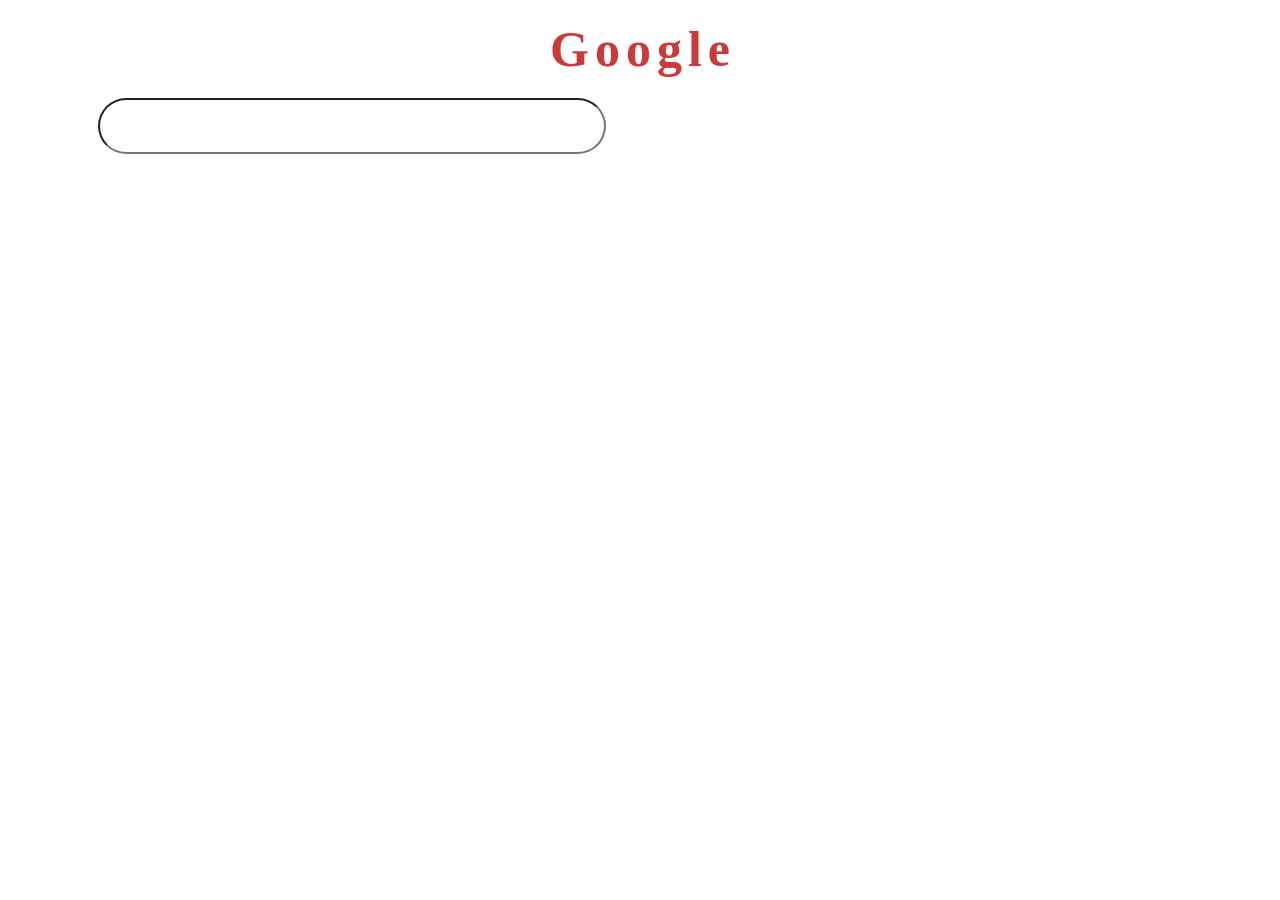
<file: gogle.htm>
<!DOCTYPE html>
<html lang="en">

<head>
    <meta charset="UTF-8">
    <meta name="viewport" content="width=device-width, initial-scale=1.0">
    <title>Document</title>
    <STyle>
        div {
            text-align: center;
        }

        input {
            text-align: center;
            border-radius: 30px;
            width: 500px;
            height: 50px;
            margin-left: 90px;

        }

    </STyle>
</head>

<body>

</body>

</html>
<div>
    <h2>
        <span style="color: rgb(202, 58, 58); font-size: 50px;">G</span>
        <span style="color: rgb(202, 58, 58); font-size: 50px;">o</span> 
        <span style="color: rgb(202, 58, 58); font-size: 50px;">o</span>
        <span style="color: rgb(202, 58, 58); font-size: 50px;">g</span>
        <span style="color: rgb(202, 58, 58); font-size: 50px;">l</span>
        <span style="color: rgb(202, 58, 58); font-size: 50px;">e</span>
    </h2>
</div>
<input>
</file>
<file: mystyle.css>
/* a {
     text-decoration: none;
     text-shadow: -5px -2px 2px rgba(16, 64, 238, 0.482);
 }

 h1 {
     color: rgb(9, 90, 196);
 }

 a:hover {
     color: rgb(155, 162, 199);
 }


 
s
 body {} */
 .mmm{
     display: inline-flex;
     margin: 18px 30px;
     font-size: 20px;
     /* background: rgb(253, 189, 28);  */
     padding: 10px 10px;
     color: rgba(14, 1, 1, 0.834);
     padding: 4px 2px 21px 4px;
     text-decoration: none;
     list-style-type: none;
     gap: 70px;

     /* /* border-left: dotted; */

 }

 .dayo{
     list-style-type: none;
     text-decoration: none;
     margin-left: 300px;
     margin-top: -70px;
 }

 /* li{
             display: inline;
             margin: 10px 15px;
             font-size: 20px;
             background: rgb(123, 32, 208);
             padding: 8px 7px;
             color: white;
             border-left: dotted;
        }

         /* &:hover {

             color: white;
         }


         &:visited {
             color: yellow;
         }
     } */

 /* li a:hover {
     color: rgb(0, 0, 1);
     background:  rgb(253, 189, 28);
 }
 li a:link {
     color: rgb(10, 5, 5);
     text-decoration: none;
     padding: 0px 0px;
 } */
 a {
     text-decoration: none;
 }
</file>
